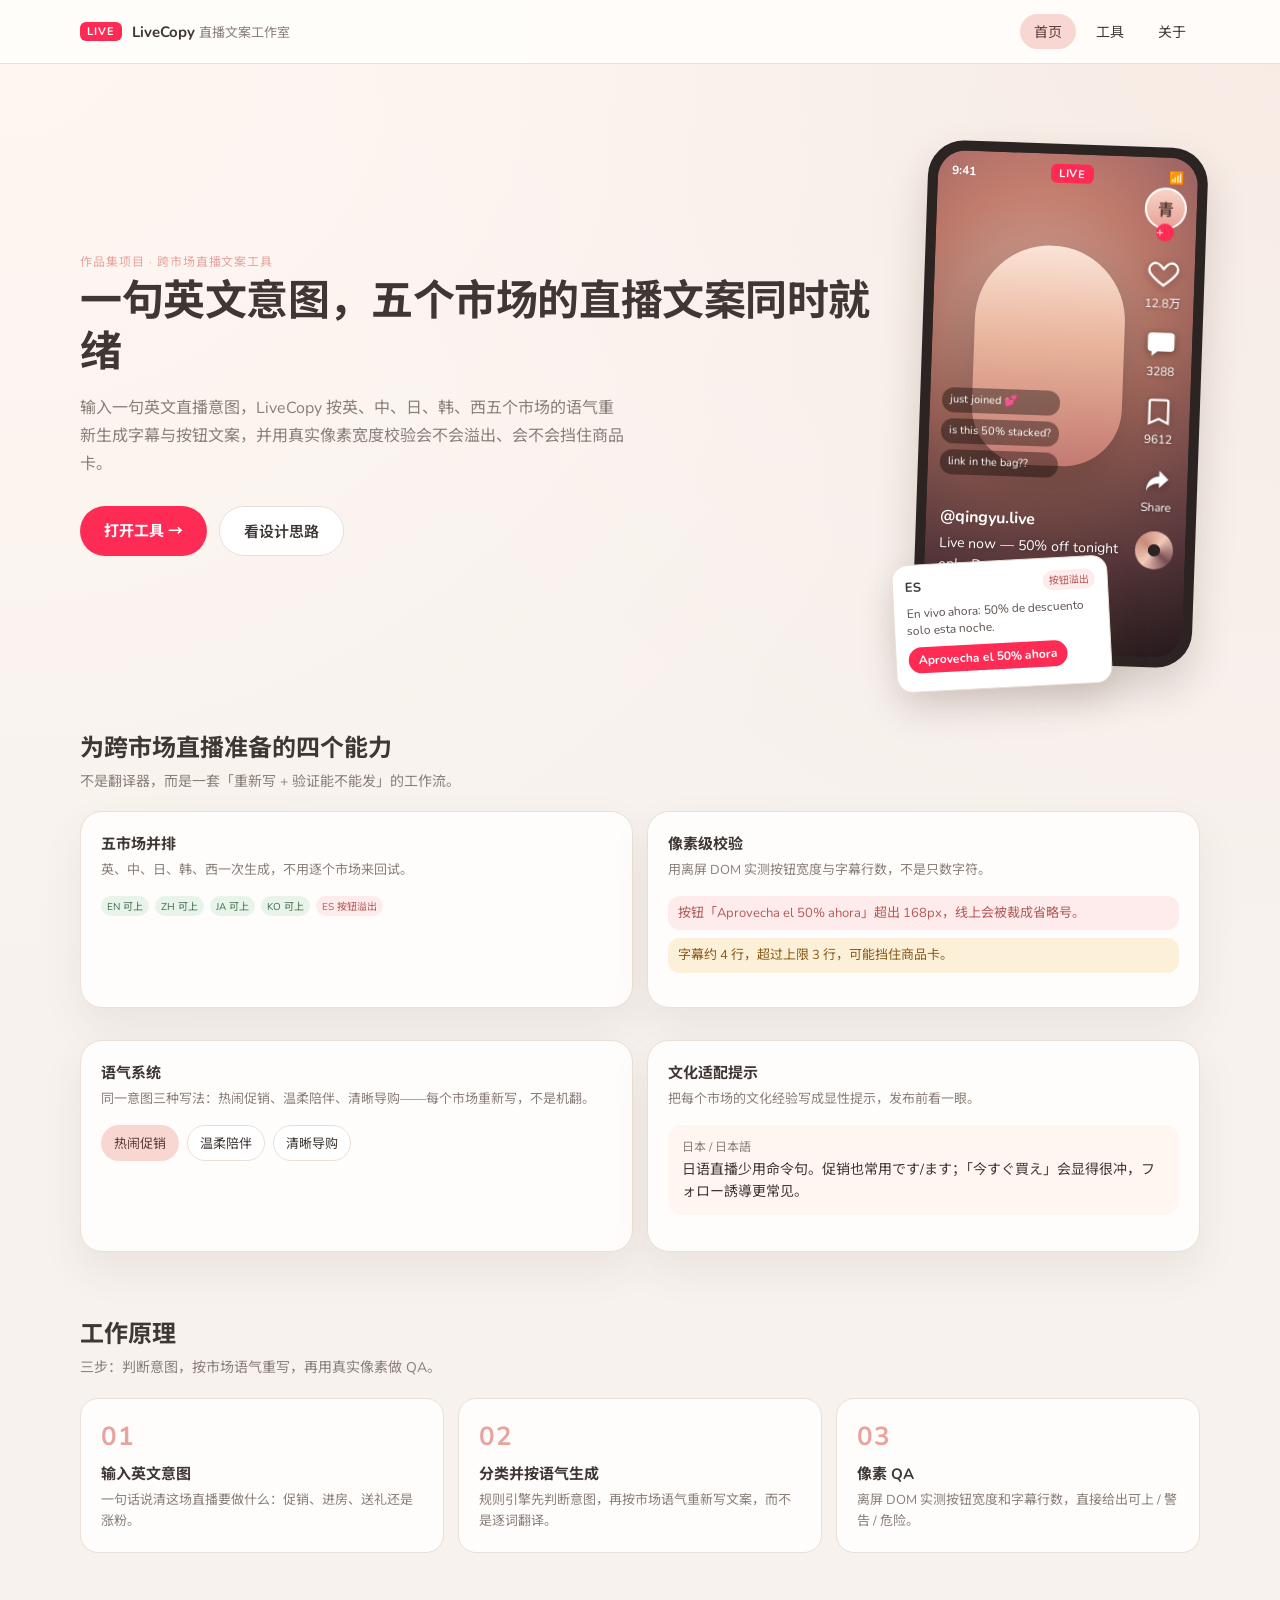
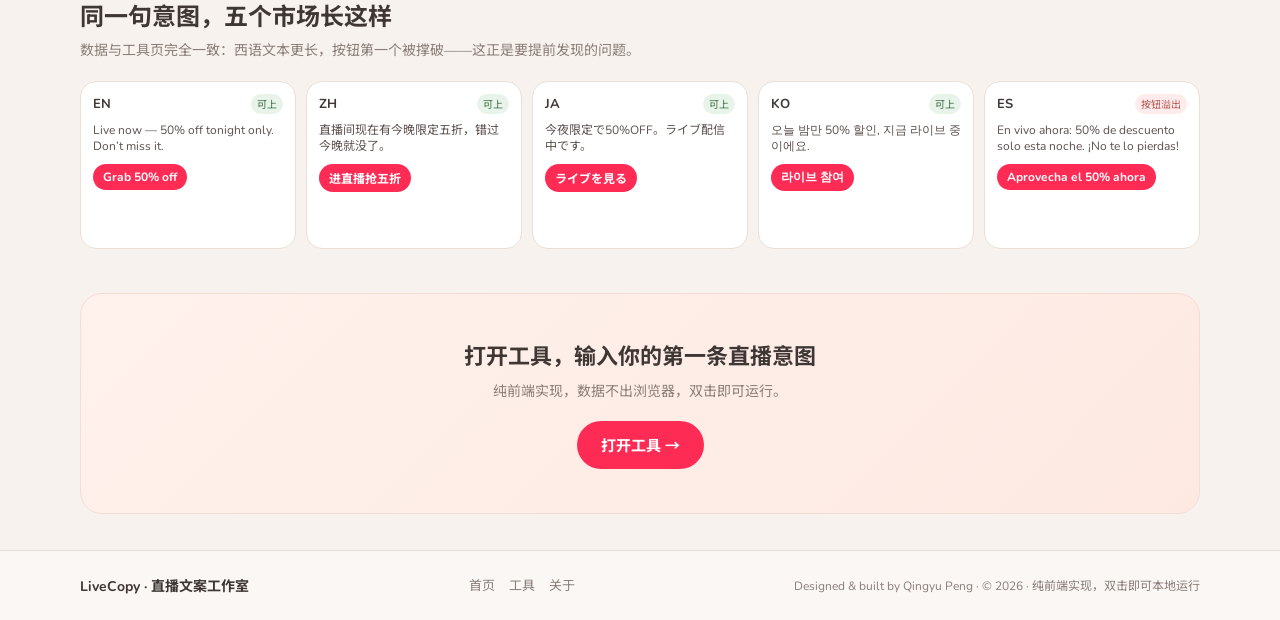
<file: index.html>
<!doctype html>
<html lang="zh-CN">
<head>
  <meta charset="utf-8" />
  <meta name="viewport" content="width=device-width,initial-scale=1" />
  <title>LiveCopy 直播文案工作室 — 五市场直播文案生成与像素校验</title>
  <meta name="description" content="一句英文直播意图，同时生成英、中、日、韩、西五个市场的直播字幕与按钮文案，并用真实像素校验按钮溢出与字幕行数。纯前端作品集项目。" />
  <meta property="og:title" content="LiveCopy 直播文案工作室" />
  <meta property="og:description" content="一句英文意图，五个市场的直播文案同时就绪，附像素级 QA 校验与文化适配提示。" />
  <meta property="og:type" content="website" />
  <link rel="icon" href="data:image/svg+xml,%3Csvg xmlns='http://www.w3.org/2000/svg' viewBox='0 0 32 32'%3E%3Crect width='32' height='32' rx='8' fill='%23fe2c55'/%3E%3Ctext x='16' y='22' font-size='16' text-anchor='middle' fill='white'%3E直%3C/text%3E%3C/svg%3E" />
  <link rel="preconnect" href="https://fonts.googleapis.com" />
  <link rel="preconnect" href="https://fonts.gstatic.com" crossorigin />
  <link href="https://fonts.googleapis.com/css2?family=Noto+Sans+JP:wght@400;700&family=Noto+Sans+KR:wght@400;700&family=Noto+Sans+SC:wght@400;700&family=Nunito:wght@400;500;600;700&display=swap" rel="stylesheet" />
  <link rel="stylesheet" href="styles.css" />
</head>
<body data-page="home">
  <header class="site-nav">
    <div class="nav-inner">
      <a class="brand" href="index.html">
        <span class="brand-pill">LIVE</span>
        <span class="brand-name">LiveCopy <em>直播文案工作室</em></span>
      </a>
      <button class="nav-toggle" type="button" aria-expanded="false" aria-controls="navMenu" aria-label="打开菜单">
        <span></span><span></span><span></span>
      </button>
      <nav class="nav-menu" id="navMenu">
        <a href="index.html" data-nav="home">首页</a>
        <a href="tool.html" data-nav="tool">工具</a>
        <a href="about.html" data-nav="about">关于</a>
      </nav>
    </div>
  </header>

  <main class="container">
    <!-- Hero -->
    <section class="hero">
      <div class="hero-copy">
        <p class="eyebrow">作品集项目 · 跨市场直播文案工具</p>
        <h1 class="hero-title">一句英文意图，五个市场的直播文案同时就绪</h1>
        <p class="hero-sub">输入一句英文直播意图，LiveCopy 按英、中、日、韩、西五个市场的语气重新生成字幕与按钮文案，并用真实像素宽度校验会不会溢出、会不会挡住商品卡。</p>
        <div class="hero-actions">
          <a class="btn-lg" href="tool.html">打开工具 →</a>
          <a class="btn-ghost" href="about.html">看设计思路</a>
        </div>
      </div>

      <div class="hero-visual">
        <div class="phone" aria-hidden="true">
          <div class="phone-screen lang-en">
            <div class="video-scene"></div>

            <div class="status-bar">
              <span>9:41</span>
              <span class="live-pill">LIVE</span>
              <span>📶</span>
            </div>

            <div class="comment-stream">
              <div class="live-comment">just joined 💕</div>
              <div class="live-comment">is this 50% stacked?</div>
              <div class="live-comment">link in the bag??</div>
            </div>

            <div class="side-actions">
              <span class="avatar-btn">
                <span class="avatar">青</span>
                <span class="follow">+</span>
              </span>
              <span class="icon-btn">
                <svg viewBox="0 0 24 24" class="icon heart">
                  <path d="M12 21s-6.2-4.35-9.33-8.22C.5 10.2.7 6.9 3.2 5.15 5.3 3.7 8 4.1 9.6 6.05L12 8.7l2.4-2.65C16 4.1 18.7 3.7 20.8 5.15c2.5 1.75 2.7 5.05.53 7.63C18.2 16.65 12 21 12 21z"/>
                </svg>
                <span class="count">12.8万</span>
              </span>
              <span class="icon-btn">
                <svg viewBox="0 0 24 24" class="icon">
                  <path d="M5 4h14a3 3 0 0 1 3 3v8a3 3 0 0 1-3 3H9.4L5 21.5V18H5a3 3 0 0 1-3-3V7a3 3 0 0 1 3-3z"/>
                </svg>
                <span class="count">3288</span>
              </span>
              <span class="icon-btn">
                <svg viewBox="0 0 24 24" class="icon bookmark">
                  <path d="M6.5 3.5h11A1.5 1.5 0 0 1 19 5v16l-7-3.4L5 21V5A1.5 1.5 0 0 1 6.5 3.5z"/>
                </svg>
                <span class="count">9612</span>
              </span>
              <span class="icon-btn">
                <svg viewBox="0 0 24 24" class="icon">
                  <path d="M14 5.5 21 12l-7 6.5V15c-6 .3-8.5 3-9.5 6 0-6 3.2-10.5 9.5-11.2V5.5z"/>
                </svg>
                <span class="count">Share</span>
              </span>
              <span class="disc"></span>
            </div>

            <div class="video-caption">
              <div class="username">@qingyu.live</div>
              <p class="caption-text">Live now — 50% off tonight only. Don’t miss it.</p>
              <div class="music-row">♪ original sound · qingyu</div>
              <div class="action-row">
                <span class="cta">Grab 50% off</span>
              </div>
            </div>
          </div>
        </div>

        <a class="market-card hero-card" href="tool.html">
          <div class="market-top">
            <span class="market-name">ES</span>
            <span class="badges"><span class="badge bad">按钮溢出</span></span>
          </div>
          <p class="mini-caption">En vivo ahora: 50% de descuento solo esta noche.</p>
          <span class="mini-cta">Aprovecha el 50% ahora</span>
        </a>
      </div>
    </section>

    <!-- 功能亮点 -->
    <section class="home-section">
      <div class="section-head">
        <h2 class="section-title">为跨市场直播准备的四个能力</h2>
        <p class="section-sub">不是翻译器，而是一套「重新写 + 验证能不能发」的工作流。</p>
      </div>

      <div class="feature-grid">
        <div class="feature-card">
          <h3>五市场并排</h3>
          <p>英、中、日、韩、西一次生成，不用逐个市场来回试。</p>
          <div class="feature-demo">
            <div class="badge-row">
              <span class="badge ok">EN 可上</span>
              <span class="badge ok">ZH 可上</span>
              <span class="badge ok">JA 可上</span>
              <span class="badge ok">KO 可上</span>
              <span class="badge bad">ES 按钮溢出</span>
            </div>
          </div>
        </div>

        <div class="feature-card">
          <h3>像素级校验</h3>
          <p>用离屏 DOM 实测按钮宽度与字幕行数，不是只数字符。</p>
          <ul class="feature-demo issue-list">
            <li class="bad">按钮「Aprovecha el 50% ahora」超出 168px，线上会被裁成省略号。</li>
            <li class="warn">字幕约 4 行，超过上限 3 行，可能挡住商品卡。</li>
          </ul>
        </div>

        <div class="feature-card">
          <h3>语气系统</h3>
          <p>同一意图三种写法：热闹促销、温柔陪伴、清晰导购——每个市场重新写，不是机翻。</p>
          <div class="feature-demo tone-row">
            <span class="tone-btn active">热闹促销</span>
            <span class="tone-btn">温柔陪伴</span>
            <span class="tone-btn">清晰导购</span>
          </div>
        </div>

        <div class="feature-card">
          <h3>文化适配提示</h3>
          <p>把每个市场的文化经验写成显性提示，发布前看一眼。</p>
          <div class="feature-demo culture-card">
            <div class="culture-label">日本 / 日本語</div>
            <p>日语直播少用命令句。促销也常用です/ます；「今すぐ買え」会显得很冲，フォロー誘導更常见。</p>
          </div>
        </div>
      </div>
    </section>

    <!-- 工作原理 -->
    <section class="home-section">
      <div class="section-head">
        <h2 class="section-title">工作原理</h2>
        <p class="section-sub">三步：判断意图，按市场语气重写，再用真实像素做 QA。</p>
      </div>

      <div class="steps">
        <div class="step">
          <div class="step-num">01</div>
          <h3>输入英文意图</h3>
          <p>一句话说清这场直播要做什么：促销、进房、送礼还是涨粉。</p>
        </div>
        <div class="step">
          <div class="step-num">02</div>
          <h3>分类并按语气生成</h3>
          <p>规则引擎先判断意图，再按市场语气重新写文案，而不是逐词翻译。</p>
        </div>
        <div class="step">
          <div class="step-num">03</div>
          <h3>像素 QA</h3>
          <p>离屏 DOM 实测按钮宽度和字幕行数，直接给出可上 / 警告 / 危险。</p>
        </div>
      </div>
    </section>

    <!-- 五市场带 -->
    <section class="home-section">
      <div class="section-head">
        <h2 class="section-title">同一句意图，五个市场长这样</h2>
        <p class="section-sub">数据与工具页完全一致：西语文本更长，按钮第一个被撑破——这正是要提前发现的问题。</p>
      </div>

      <div class="market-grid">
        <a class="market-card is-link" href="tool.html">
          <div class="market-top">
            <span class="market-name">EN</span>
            <span class="badges"><span class="badge ok">可上</span></span>
          </div>
          <p class="mini-caption">Live now — 50% off tonight only. Don’t miss it.</p>
          <span class="mini-cta">Grab 50% off</span>
        </a>

        <a class="market-card is-link" href="tool.html">
          <div class="market-top">
            <span class="market-name">ZH</span>
            <span class="badges"><span class="badge ok">可上</span></span>
          </div>
          <p class="mini-caption">直播间现在有今晚限定五折，错过今晚就没了。</p>
          <span class="mini-cta">进直播抢五折</span>
        </a>

        <a class="market-card is-link" href="tool.html">
          <div class="market-top">
            <span class="market-name">JA</span>
            <span class="badges"><span class="badge ok">可上</span></span>
          </div>
          <p class="mini-caption">今夜限定で50%OFF。ライブ配信中です。</p>
          <span class="mini-cta">ライブを見る</span>
        </a>

        <a class="market-card is-link" href="tool.html">
          <div class="market-top">
            <span class="market-name">KO</span>
            <span class="badges"><span class="badge ok">可上</span></span>
          </div>
          <p class="mini-caption">오늘 밤만 50% 할인, 지금 라이브 중이에요.</p>
          <span class="mini-cta">라이브 참여</span>
        </a>

        <a class="market-card is-link" href="tool.html">
          <div class="market-top">
            <span class="market-name">ES</span>
            <span class="badges"><span class="badge bad">按钮溢出</span></span>
          </div>
          <p class="mini-caption">En vivo ahora: 50% de descuento solo esta noche. ¡No te lo pierdas!</p>
          <span class="mini-cta">Aprovecha el 50% ahora</span>
        </a>
      </div>
    </section>

    <!-- 底部 CTA -->
    <section class="cta-band">
      <h2>打开工具，输入你的第一条直播意图</h2>
      <p>纯前端实现，数据不出浏览器，双击即可运行。</p>
      <a class="btn-lg" href="tool.html">打开工具 →</a>
    </section>
  </main>

  <footer class="site-footer">
    <div class="footer-inner">
      <p class="footer-brand">LiveCopy · 直播文案工作室</p>
      <nav class="footer-nav">
        <a href="index.html">首页</a>
        <a href="tool.html">工具</a>
        <a href="about.html">关于</a>
      </nav>
      <p class="footer-meta">Designed &amp; built by Qingyu Peng · © 2026 · 纯前端实现，双击即可本地运行</p>
    </div>
  </footer>

  <script src="site.js"></script>
</body>
</html>
</file>
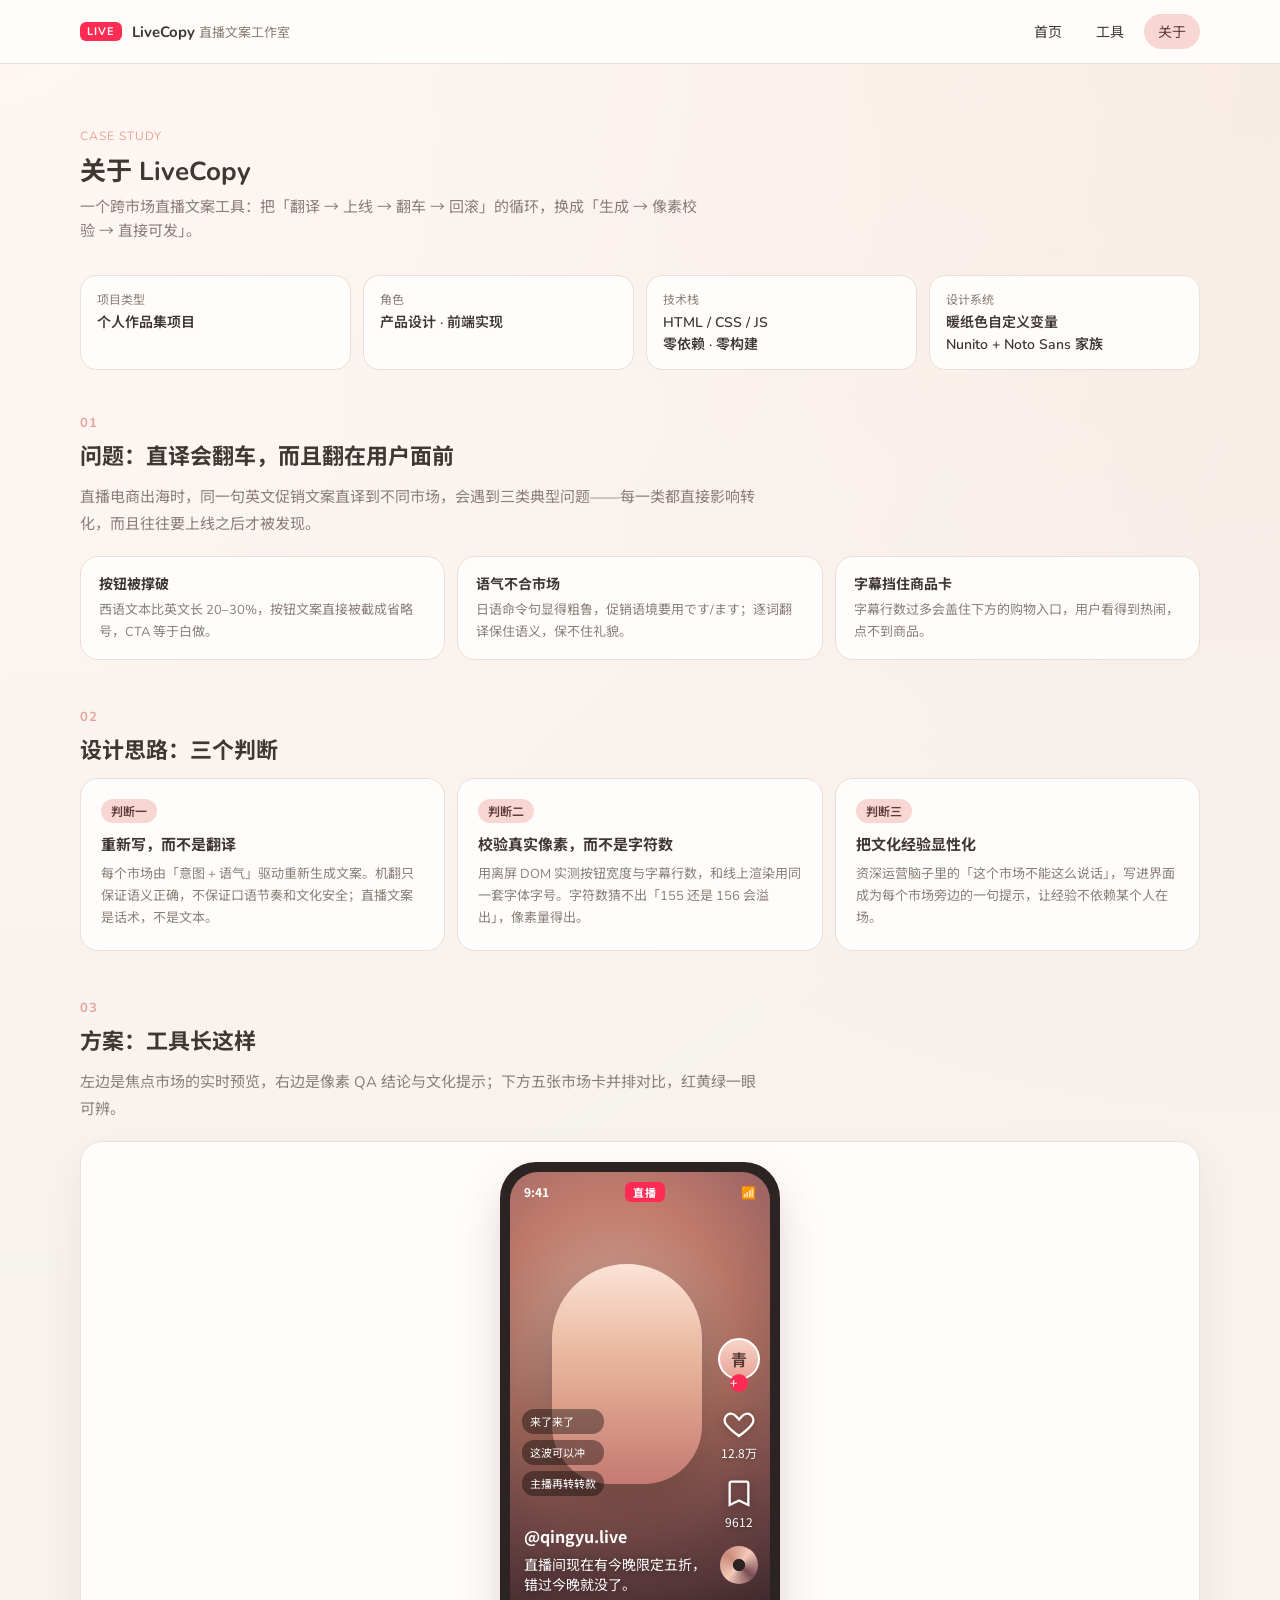
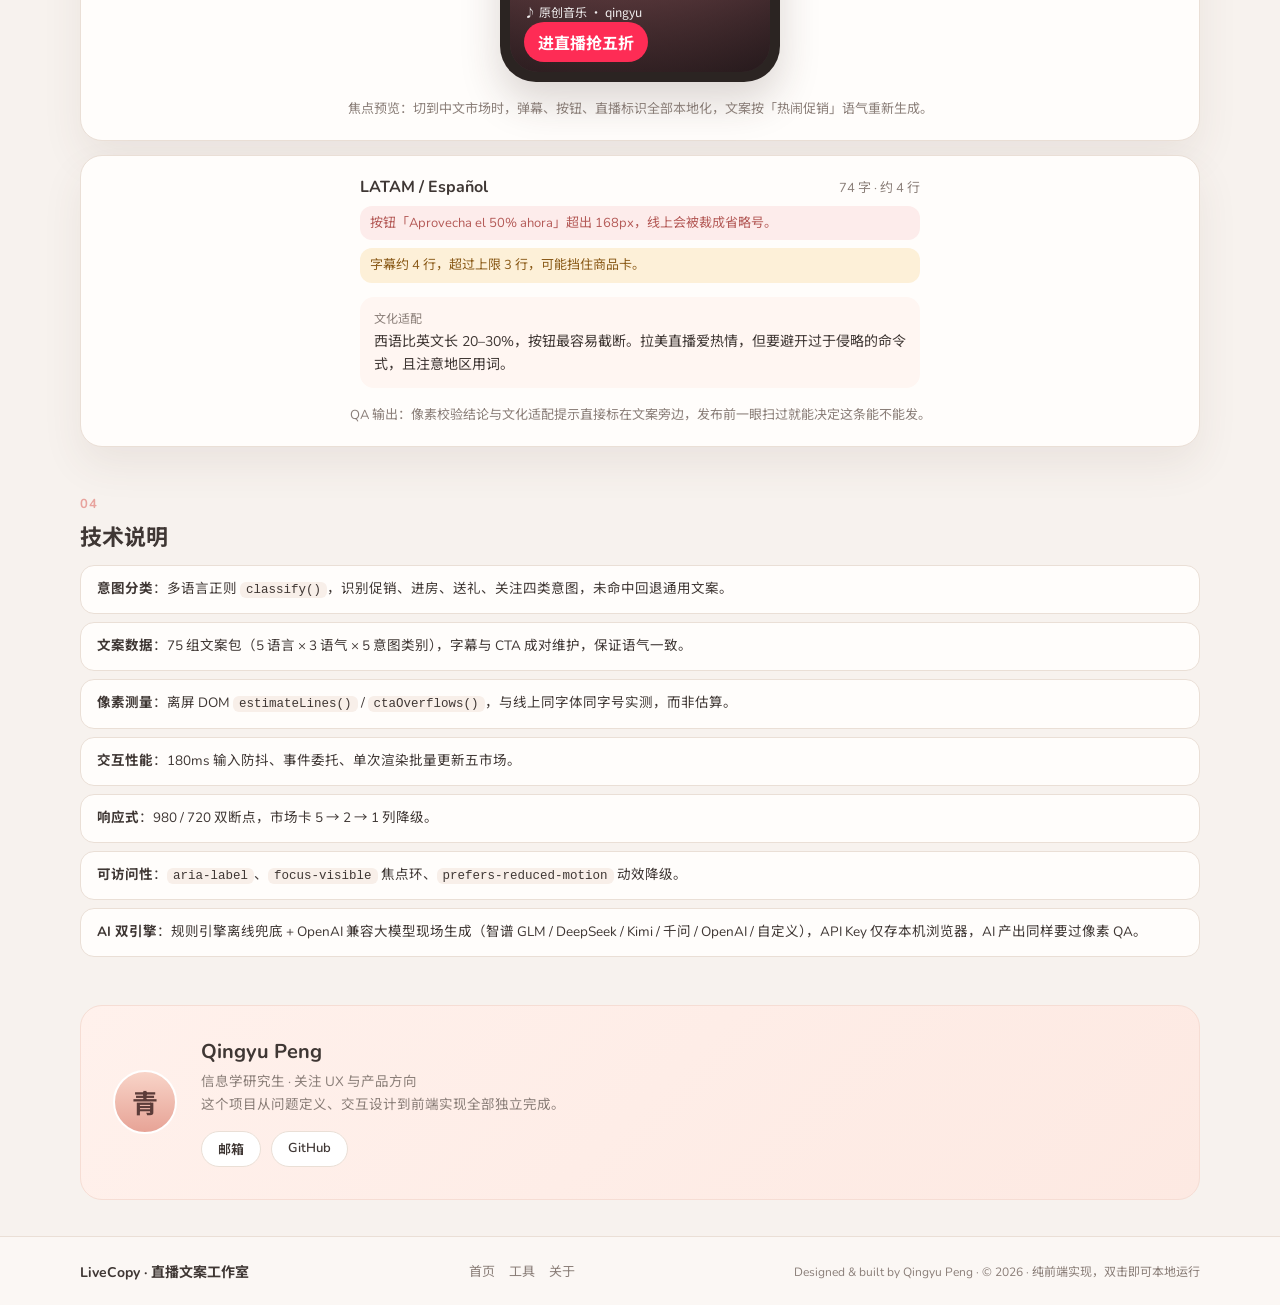
<file: about.html>
<!doctype html>
<html lang="zh-CN">
<head>
  <meta charset="utf-8" />
  <meta name="viewport" content="width=device-width,initial-scale=1" />
  <title>关于 · LiveCopy 直播文案工作室</title>
  <meta name="description" content="LiveCopy 的设计思路：为什么重新写而不是翻译、为什么用真实像素校验、如何把文化适配显性化。Qingyu Peng 的作品集项目。" />
  <meta property="og:title" content="关于 · LiveCopy 直播文案工作室" />
  <meta property="og:description" content="一个跨市场直播文案工具的完整设计过程与思考。" />
  <meta property="og:type" content="website" />
  <link rel="icon" href="data:image/svg+xml,%3Csvg xmlns='http://www.w3.org/2000/svg' viewBox='0 0 32 32'%3E%3Crect width='32' height='32' rx='8' fill='%23fe2c55'/%3E%3Ctext x='16' y='22' font-size='16' text-anchor='middle' fill='white'%3E直%3C/text%3E%3C/svg%3E" />
  <link rel="preconnect" href="https://fonts.googleapis.com" />
  <link rel="preconnect" href="https://fonts.gstatic.com" crossorigin />
  <link href="https://fonts.googleapis.com/css2?family=Noto+Sans+JP:wght@400;700&family=Noto+Sans+KR:wght@400;700&family=Noto+Sans+SC:wght@400;700&family=Nunito:wght@400;500;600;700&display=swap" rel="stylesheet" />
  <link rel="stylesheet" href="styles.css" />
</head>
<body data-page="about">
  <header class="site-nav">
    <div class="nav-inner">
      <a class="brand" href="index.html">
        <span class="brand-pill">LIVE</span>
        <span class="brand-name">LiveCopy <em>直播文案工作室</em></span>
      </a>
      <button class="nav-toggle" type="button" aria-expanded="false" aria-controls="navMenu" aria-label="打开菜单">
        <span></span><span></span><span></span>
      </button>
      <nav class="nav-menu" id="navMenu">
        <a href="index.html" data-nav="home">首页</a>
        <a href="tool.html" data-nav="tool">工具</a>
        <a href="about.html" data-nav="about">关于</a>
      </nav>
    </div>
  </header>

  <main class="container">
    <!-- 页头 -->
    <header class="case-header">
      <p class="eyebrow">Case Study</p>
      <h1>关于 LiveCopy</h1>
      <p class="subtitle">一个跨市场直播文案工具：把「翻译 → 上线 → 翻车 → 回滚」的循环，换成「生成 → 像素校验 → 直接可发」。</p>
    </header>

    <!-- 项目信息 -->
    <dl class="case-meta">
      <div>
        <dt>项目类型</dt>
        <dd>个人作品集项目</dd>
      </div>
      <div>
        <dt>角色</dt>
        <dd>产品设计 · 前端实现</dd>
      </div>
      <div>
        <dt>技术栈</dt>
        <dd>HTML / CSS / JS<br>零依赖 · 零构建</dd>
      </div>
      <div>
        <dt>设计系统</dt>
        <dd>暖纸色自定义变量<br>Nunito + Noto Sans 家族</dd>
      </div>
    </dl>

    <!-- 01 问题 -->
    <section class="case-section">
      <div class="case-num">01</div>
      <h2>问题：直译会翻车，而且翻在用户面前</h2>
      <p class="case-lead">直播电商出海时，同一句英文促销文案直译到不同市场，会遇到三类典型问题——每一类都直接影响转化，而且往往要上线之后才被发现。</p>
      <ul class="case-list">
        <li>
          <strong>按钮被撑破</strong>
          <span>西语文本比英文长 20–30%，按钮文案直接被截成省略号，CTA 等于白做。</span>
        </li>
        <li>
          <strong>语气不合市场</strong>
          <span>日语命令句显得粗鲁，促销语境要用です/ます；逐词翻译保住语义，保不住礼貌。</span>
        </li>
        <li>
          <strong>字幕挡住商品卡</strong>
          <span>字幕行数过多会盖住下方的购物入口，用户看得到热闹，点不到商品。</span>
        </li>
      </ul>
    </section>

    <!-- 02 设计思路 -->
    <section class="case-section">
      <div class="case-num">02</div>
      <h2>设计思路：三个判断</h2>
      <div class="case-thoughts">
        <div class="case-thought">
          <div class="thought-tag">判断一</div>
          <h3>重新写，而不是翻译</h3>
          <p>每个市场由「意图 + 语气」驱动重新生成文案。机翻只保证语义正确，不保证口语节奏和文化安全；直播文案是话术，不是文本。</p>
        </div>
        <div class="case-thought">
          <div class="thought-tag">判断二</div>
          <h3>校验真实像素，而不是字符数</h3>
          <p>用离屏 DOM 实测按钮宽度与字幕行数，和线上渲染用同一套字体字号。字符数猜不出「155 还是 156 会溢出」，像素量得出。</p>
        </div>
        <div class="case-thought">
          <div class="thought-tag">判断三</div>
          <h3>把文化经验显性化</h3>
          <p>资深运营脑子里的「这个市场不能这么说话」，写进界面成为每个市场旁边的一句提示，让经验不依赖某个人在场。</p>
        </div>
      </div>
    </section>

    <!-- 03 方案展示 -->
    <section class="case-section">
      <div class="case-num">03</div>
      <h2>方案：工具长这样</h2>
      <p class="case-lead">左边是焦点市场的实时预览，右边是像素 QA 结论与文化提示；下方五张市场卡并排对比，红黄绿一眼可辨。</p>

      <div class="case-figures">
        <figure class="case-figure">
          <div class="case-figure-phone" aria-hidden="true">
            <div class="phone">
              <div class="phone-screen lang-zh">
                <div class="video-scene"></div>
                <div class="status-bar">
                  <span>9:41</span>
                  <span class="live-pill">直播</span>
                  <span>📶</span>
                </div>
                <div class="comment-stream">
                  <div class="live-comment">来了来了</div>
                  <div class="live-comment">这波可以冲</div>
                  <div class="live-comment">主播再转转款</div>
                </div>
                <div class="side-actions">
                  <span class="avatar-btn">
                    <span class="avatar">青</span>
                    <span class="follow">+</span>
                  </span>
                  <span class="icon-btn">
                    <svg viewBox="0 0 24 24" class="icon heart">
                      <path d="M12 21s-6.2-4.35-9.33-8.22C.5 10.2.7 6.9 3.2 5.15 5.3 3.7 8 4.1 9.6 6.05L12 8.7l2.4-2.65C16 4.1 18.7 3.7 20.8 5.15c2.5 1.75 2.7 5.05.53 7.63C18.2 16.65 12 21 12 21z"/>
                    </svg>
                    <span class="count">12.8万</span>
                  </span>
                  <span class="icon-btn">
                    <svg viewBox="0 0 24 24" class="icon bookmark">
                      <path d="M6.5 3.5h11A1.5 1.5 0 0 1 19 5v16l-7-3.4L5 21V5A1.5 1.5 0 0 1 6.5 3.5z"/>
                    </svg>
                    <span class="count">9612</span>
                  </span>
                  <span class="disc"></span>
                </div>
                <div class="video-caption">
                  <div class="username">@qingyu.live</div>
                  <p class="caption-text">直播间现在有今晚限定五折，错过今晚就没了。</p>
                  <div class="music-row">♪ 原创音乐 · qingyu</div>
                  <div class="action-row">
                    <span class="cta">进直播抢五折</span>
                  </div>
                </div>
              </div>
            </div>
          </div>
          <figcaption>焦点预览：切到中文市场时，弹幕、按钮、直播标识全部本地化，文案按「热闹促销」语气重新生成。</figcaption>
        </figure>

        <figure class="case-figure">
          <div class="case-figure-qa">
            <div class="caption-top">
              <div class="meta-title">LATAM / Español</div>
              <div class="char-count">74 字 · 约 4 行</div>
            </div>
            <ul class="issue-list">
              <li class="bad">按钮「Aprovecha el 50% ahora」超出 168px，线上会被裁成省略号。</li>
              <li class="warn">字幕约 4 行，超过上限 3 行，可能挡住商品卡。</li>
            </ul>
            <div class="culture-card">
              <div class="culture-label">文化适配</div>
              <p>西语比英文长 20–30%，按钮最容易截断。拉美直播爱热情，但要避开过于侵略的命令式，且注意地区用词。</p>
            </div>
          </div>
          <figcaption>QA 输出：像素校验结论与文化适配提示直接标在文案旁边，发布前一眼扫过就能决定这条能不能发。</figcaption>
        </figure>
      </div>
    </section>

    <!-- 04 技术说明 -->
    <section class="case-section">
      <div class="case-num">04</div>
      <h2>技术说明</h2>
      <ul class="tech-list">
        <li><strong>意图分类</strong>：多语言正则 <code>classify()</code>，识别促销、进房、送礼、关注四类意图，未命中回退通用文案。</li>
        <li><strong>文案数据</strong>：75 组文案包（5 语言 × 3 语气 × 5 意图类别），字幕与 CTA 成对维护，保证语气一致。</li>
        <li><strong>像素测量</strong>：离屏 DOM <code>estimateLines()</code> / <code>ctaOverflows()</code>，与线上同字体同字号实测，而非估算。</li>
        <li><strong>交互性能</strong>：180ms 输入防抖、事件委托、单次渲染批量更新五市场。</li>
        <li><strong>响应式</strong>：980 / 720 双断点，市场卡 5 → 2 → 1 列降级。</li>
        <li><strong>可访问性</strong>：<code>aria-label</code>、<code>focus-visible</code> 焦点环、<code>prefers-reduced-motion</code> 动效降级。</li>
        <li><strong>AI 双引擎</strong>：规则引擎离线兜底 + OpenAI 兼容大模型现场生成（智谱 GLM / DeepSeek / Kimi / 千问 / OpenAI / 自定义），API Key 仅存本机浏览器，AI 产出同样要过像素 QA。</li>
      </ul>
    </section>

    <!-- 署名 -->
    <section class="author-card">
      <span class="avatar author-avatar" aria-hidden="true">青</span>
      <div class="author-info">
        <h2>Qingyu Peng</h2>
        <p>信息学研究生 · 关注 UX 与产品方向<br/>这个项目从问题定义、交互设计到前端实现全部独立完成。</p>
        <div class="author-links">
          <a class="author-link" href="mailto:rainiepeng0408@outlook.com">邮箱</a>
          <a class="author-link" href="https://github.com/rainiepeng0408-arch">GitHub</a>
        </div>
      </div>
    </section>
  </main>

  <footer class="site-footer">
    <div class="footer-inner">
      <p class="footer-brand">LiveCopy · 直播文案工作室</p>
      <nav class="footer-nav">
        <a href="index.html">首页</a>
        <a href="tool.html">工具</a>
        <a href="about.html">关于</a>
      </nav>
      <p class="footer-meta">Designed &amp; built by Qingyu Peng · © 2026 · 纯前端实现，双击即可本地运行</p>
    </div>
  </footer>

  <script src="site.js"></script>
</body>
</html>
</file>
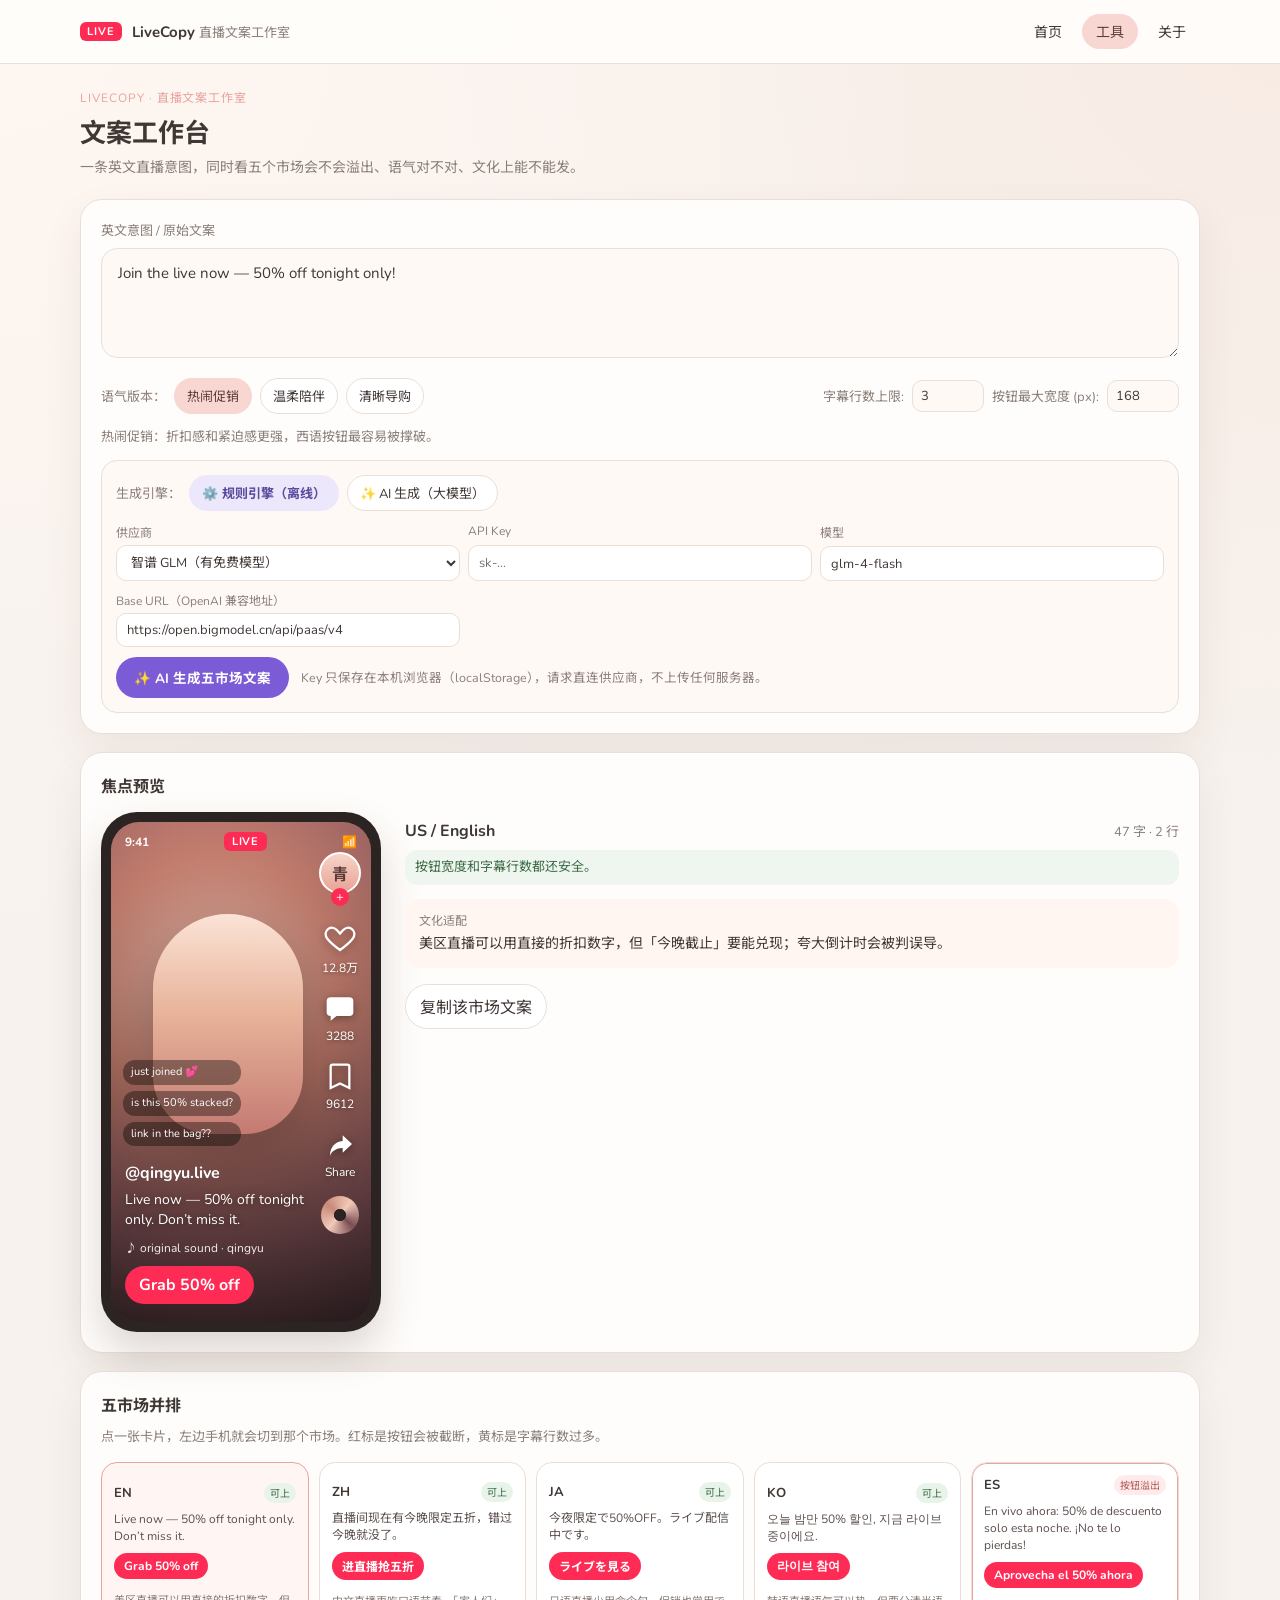
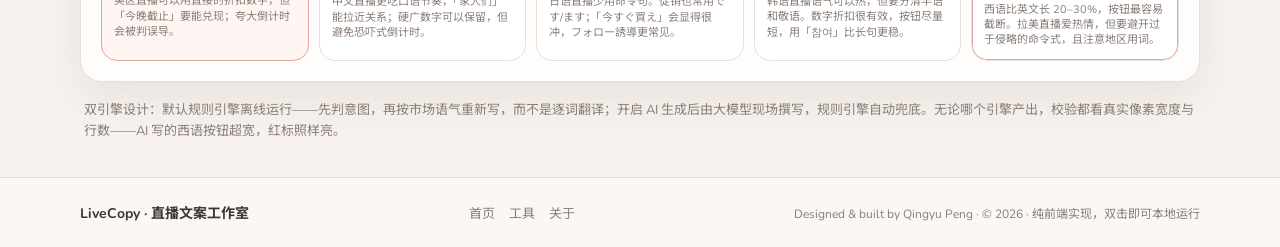
<file: tool.html>
<!doctype html>
<html lang="zh-CN">
<head>
  <meta charset="utf-8" />
  <meta name="viewport" content="width=device-width,initial-scale=1" />
  <title>工具 · LiveCopy 直播文案工作室</title>
  <meta name="description" content="输入一句英文直播意图，同时生成英、中、日、韩、西五个市场的直播字幕与按钮文案，并用真实像素校验按钮溢出与字幕行数。" />
  <meta property="og:title" content="工具 · LiveCopy 直播文案工作室" />
  <meta property="og:description" content="一句英文意图，五个市场的直播文案同时就绪，附像素级 QA 校验与文化适配提示。" />
  <meta property="og:type" content="website" />
  <link rel="icon" href="data:image/svg+xml,%3Csvg xmlns='http://www.w3.org/2000/svg' viewBox='0 0 32 32'%3E%3Crect width='32' height='32' rx='8' fill='%23fe2c55'/%3E%3Ctext x='16' y='22' font-size='16' text-anchor='middle' fill='white'%3E直%3C/text%3E%3C/svg%3E" />
  <link rel="preconnect" href="https://fonts.googleapis.com" />
  <link rel="preconnect" href="https://fonts.gstatic.com" crossorigin />
  <link href="https://fonts.googleapis.com/css2?family=Noto+Sans+JP:wght@400;700&family=Noto+Sans+KR:wght@400;700&family=Noto+Sans+SC:wght@400;700&family=Nunito:wght@400;500;600;700&display=swap" rel="stylesheet" />
  <link rel="stylesheet" href="styles.css" />
</head>
<body data-page="tool">
  <header class="site-nav">
    <div class="nav-inner">
      <a class="brand" href="index.html">
        <span class="brand-pill">LIVE</span>
        <span class="brand-name">LiveCopy <em>直播文案工作室</em></span>
      </a>
      <button class="nav-toggle" type="button" aria-expanded="false" aria-controls="navMenu" aria-label="打开菜单">
        <span></span><span></span><span></span>
      </button>
      <nav class="nav-menu" id="navMenu">
        <a href="index.html" data-nav="home">首页</a>
        <a href="tool.html" data-nav="tool">工具</a>
        <a href="about.html" data-nav="about">关于</a>
      </nav>
    </div>
  </header>

  <main class="container">
    <header class="page-header">
      <p class="eyebrow">LiveCopy · 直播文案工作室</p>
      <h1>文案工作台</h1>
      <p class="subtitle">一条英文直播意图，同时看五个市场会不会溢出、语气对不对、文化上能不能发。</p>
    </header>

    <section class="editor">
      <label for="sourceText">英文意图 / 原始文案</label>
      <textarea id="sourceText" rows="4">Join the live now — 50% off tonight only!</textarea>

      <div class="controls">
        <div class="tones">
          <span>语气版本：</span>
          <button class="tone-btn active" data-tone="promo" type="button">热闹促销</button>
          <button class="tone-btn" data-tone="gentle" type="button">温柔陪伴</button>
          <button class="tone-btn" data-tone="shop" type="button">清晰导购</button>
        </div>

        <div class="limits">
          <label>
            字幕行数上限:
            <input id="captionLimit" type="number" value="3" min="1" />
          </label>
          <label>
            按钮最大宽度 (px):
            <input id="buttonLimit" type="number" value="168" min="80" />
          </label>
        </div>
      </div>
      <p class="tone-hint" id="toneHint">热闹促销：折扣感和紧迫感更强，西语按钮最容易被撑破。</p>

      <div class="engine-panel">
        <div class="engine-toggle" role="group" aria-label="生成引擎">
          <span class="engine-label">生成引擎：</span>
          <button class="engine-pill active" data-engine="rules" type="button">⚙️ 规则引擎（离线）</button>
          <button class="engine-pill" data-engine="ai" type="button">✨ AI 生成（大模型）</button>
        </div>

        <div class="ai-settings" id="aiSettings" hidden>
          <div class="ai-row">
            <label>供应商
              <select id="aiProvider">
                <option value="glm">智谱 GLM（有免费模型）</option>
                <option value="deepseek">DeepSeek</option>
                <option value="kimi">月之暗面 Kimi</option>
                <option value="qwen">通义千问</option>
                <option value="openai">OpenAI</option>
                <option value="custom">自定义（OpenAI 兼容）</option>
              </select>
            </label>
            <label>API Key
              <input id="aiKey" type="password" placeholder="sk-..." autocomplete="off" />
            </label>
            <label>模型
              <input id="aiModel" type="text" autocomplete="off" />
            </label>
          </div>
          <div class="ai-row" id="aiBaseRow" hidden>
            <label>Base URL（OpenAI 兼容地址）
              <input id="aiBase" type="text" placeholder="https://.../v1" autocomplete="off" />
            </label>
          </div>
          <div class="ai-actions">
            <button class="ai-generate-btn" id="aiGenerate" type="button">✨ AI 生成五市场文案</button>
            <span class="ai-status" id="aiStatus">Key 只保存在本机浏览器（localStorage），请求直连供应商，不上传任何服务器。</span>
          </div>
        </div>
      </div>
    </section>

    <section class="preview">
      <h2>焦点预览</h2>
      <div class="tiktok-card">
        <div class="phone">
          <div class="phone-screen" id="phoneScreen">
            <div class="video-scene" aria-hidden="true"></div>

            <div class="status-bar">
              <span>9:41</span>
              <span class="live-pill" id="livePill">LIVE</span>
              <span>📶</span>
            </div>

            <div class="comment-stream" id="commentStream"></div>

            <div class="side-actions">
              <button class="avatar-btn" type="button" aria-label="主播头像">
                <span class="avatar">青</span>
                <span class="follow">+</span>
              </button>

              <button class="icon-btn" id="likeBtn" type="button" aria-label="爱心">
                <svg viewBox="0 0 24 24" class="icon heart">
                  <path d="M12 21s-6.2-4.35-9.33-8.22C.5 10.2.7 6.9 3.2 5.15 5.3 3.7 8 4.1 9.6 6.05L12 8.7l2.4-2.65C16 4.1 18.7 3.7 20.8 5.15c2.5 1.75 2.7 5.05.53 7.63C18.2 16.65 12 21 12 21z"/>
                </svg>
                <span class="count" id="likeCount">12.8万</span>
              </button>

              <button class="icon-btn" id="commentBtn" type="button" aria-label="评论">
                <svg viewBox="0 0 24 24" class="icon">
                  <path d="M5 4h14a3 3 0 0 1 3 3v8a3 3 0 0 1-3 3H9.4L5 21.5V18H5a3 3 0 0 1-3-3V7a3 3 0 0 1 3-3z"/>
                </svg>
                <span class="count">3288</span>
              </button>

              <button class="icon-btn" id="saveBtn" type="button" aria-label="收藏">
                <svg viewBox="0 0 24 24" class="icon bookmark">
                  <path d="M6.5 3.5h11A1.5 1.5 0 0 1 19 5v16l-7-3.4L5 21V5A1.5 1.5 0 0 1 6.5 3.5z"/>
                </svg>
                <span class="count" id="saveCount">9612</span>
              </button>

              <button class="icon-btn" type="button" aria-label="分享">
                <svg viewBox="0 0 24 24" class="icon">
                  <path d="M14 5.5 21 12l-7 6.5V15c-6 .3-8.5 3-9.5 6 0-6 3.2-10.5 9.5-11.2V5.5z"/>
                </svg>
                <span class="count" id="shareLabel">Share</span>
              </button>

              <div class="disc" aria-hidden="true"></div>
            </div>

            <div class="video-caption">
              <div class="username" id="username">@qingyu.live</div>
              <p id="translatedText" class="caption-text"></p>
              <div class="music-row" id="musicRow">♪ original sound · qingyu</div>
              <div class="action-row">
                <button id="ctaButton" class="cta" type="button">Join live</button>
              </div>
            </div>
          </div>
        </div>

        <div class="caption-area">
          <div class="caption-top">
            <div class="meta-title" id="focusMarket">US / English</div>
            <div class="char-count" id="charCount">0 字</div>
          </div>
          <ul class="issue-list" id="issueList"></ul>
          <div class="culture-card">
            <div class="culture-label">文化适配</div>
            <p id="cultureNote"></p>
          </div>
          <div class="copy-row">
            <button id="copyBtn" type="button">复制该市场文案</button>
            <div id="status" class="status"></div>
          </div>
        </div>
      </div>
    </section>

    <section class="compare">
      <h2>五市场并排</h2>
      <p class="helper">点一张卡片，左边手机就会切到那个市场。红标是按钮会被截断，黄标是字幕行数过多。</p>
      <div class="market-grid" id="marketGrid"></div>
    </section>

    <footer class="note">
      双引擎设计：默认规则引擎离线运行——先判意图，再按市场语气重新写，而不是逐词翻译；开启 AI 生成后由大模型现场撰写，规则引擎自动兜底。无论哪个引擎产出，校验都看真实像素宽度与行数——AI 写的西语按钮超宽，红标照样亮。
    </footer>
  </main>

  <footer class="site-footer">
    <div class="footer-inner">
      <p class="footer-brand">LiveCopy · 直播文案工作室</p>
      <nav class="footer-nav">
        <a href="index.html">首页</a>
        <a href="tool.html">工具</a>
        <a href="about.html">关于</a>
      </nav>
      <p class="footer-meta">Designed &amp; built by Qingyu Peng · © 2026 · 纯前端实现，双击即可本地运行</p>
    </div>
  </footer>

  <div class="measure-wrap" aria-hidden="true">
    <span id="measureCta" class="cta"></span>
    <p id="measureCaption" class="caption-text measure-caption"></p>
  </div>

  <script src="site.js"></script>
  <script src="app.js"></script>
</body>
</html>
</file>
<file: styles.css>
:root {
  --bg: #f7f2ee;
  --paper: #fffdfb;
  --ink: #3f3734;
  --muted: #8a7e78;
  --line: #eadfd6;
  --rose: #e8a39d;
  --tiktok-red: #fe2c55;
  --shadow: 0 18px 40px rgba(90, 60, 50, 0.08);
}

* { box-sizing: border-box; }

body {
  margin: 0;
  font-family: Nunito, "Noto Sans SC", "PingFang SC", sans-serif;
  background:
    radial-gradient(circle at top left, #fff6f1 0%, transparent 42%),
    radial-gradient(circle at top right, #f8ebe4 0%, transparent 38%),
    var(--bg);
  color: var(--ink);
  -webkit-font-smoothing: antialiased;
  padding: 0 20px 48px;
}

.container {
  max-width: 1120px;
  margin: 0 auto;
}

.page-header { margin-bottom: 20px; }

.eyebrow {
  margin: 0 0 6px;
  color: var(--rose);
  font-size: 12px;
  letter-spacing: 0.08em;
  text-transform: uppercase;
}

h1 {
  margin: 0;
  font-size: 26px;
  font-weight: 700;
}

.subtitle {
  margin: 6px 0 0;
  color: var(--muted);
  font-size: 14px;
  line-height: 1.6;
  max-width: 42em;
}

.editor,
.preview,
.compare,
.feature-card {
  background: var(--paper);
  border: 1px solid var(--line);
  border-radius: 22px;
  padding: 20px;
  margin-bottom: 18px;
  box-shadow: var(--shadow);
}

h2 {
  margin: 0 0 14px;
  font-size: 16px;
  font-weight: 700;
}

label {
  display: block;
  margin-bottom: 8px;
  color: var(--muted);
  font-size: 13px;
}

textarea {
  width: 100%;
  font: inherit;
  font-size: 15px;
  padding: 14px 16px;
  border-radius: 16px;
  border: 1px solid var(--line);
  background: #fff9f6;
  color: var(--ink);
  resize: vertical;
  outline: none;
}

textarea:focus,
.limits input:focus {
  border-color: var(--rose);
  box-shadow: 0 0 0 4px rgba(232, 163, 157, 0.18);
}

.controls {
  display: flex;
  justify-content: space-between;
  gap: 12px;
  align-items: center;
  margin-top: 14px;
  flex-wrap: wrap;
}

.tones,
.limits {
  display: flex;
  align-items: center;
  gap: 8px;
  flex-wrap: wrap;
  color: var(--muted);
  font-size: 13px;
}

.tone-btn {
  background: #fff;
  border: 1px solid var(--line);
  color: var(--ink);
  padding: 7px 12px;
  border-radius: 999px;
  cursor: pointer;
  font: inherit;
  font-size: 13px;
}

.tone-btn.active {
  background: #f8d7d3;
  border-color: transparent;
  color: #5c3c39;
}

.limits label {
  display: inline-flex;
  gap: 8px;
  align-items: center;
  margin: 0;
}

.limits input {
  width: 72px;
  padding: 6px 8px;
  border-radius: 10px;
  background: #fff9f6;
  border: 1px solid var(--line);
  color: var(--ink);
  font: inherit;
}

.tone-hint {
  margin: 12px 0 0;
  color: var(--muted);
  font-size: 13px;
}

.tiktok-card {
  display: flex;
  gap: 24px;
  align-items: flex-start;
  flex-wrap: wrap;
}

.phone {
  width: 280px;
  flex: 0 0 280px;
  padding: 10px;
  border-radius: 36px;
  background: #2b2422;
  box-shadow: 0 20px 40px rgba(60, 40, 35, 0.18);
}

.phone-screen {
  position: relative;
  height: 500px;
  border-radius: 28px;
  overflow: hidden;
  color: #fff;
}

.phone-screen[dir="rtl"] .video-caption {
  left: 64px;
  right: 14px;
  text-align: right;
}

.phone-screen[dir="rtl"] .comment-stream {
  left: auto;
  right: 12px;
}

.phone-screen.lang-ja { font-family: "Noto Sans JP", Nunito, sans-serif; }
.phone-screen.lang-ko { font-family: "Noto Sans KR", Nunito, sans-serif; }
.phone-screen.lang-zh { font-family: "Noto Sans SC", Nunito, sans-serif; }

.video-scene {
  position: absolute;
  inset: 0;
  background:
    linear-gradient(180deg, rgba(20, 12, 10, 0.08) 0%, rgba(20, 12, 10, 0.55) 100%),
    radial-gradient(circle at 40% 32%, #f3c7b8 0%, #d98b7a 34%, #8f5b63 70%, #3b2a32 100%);
}

.video-scene::after {
  content: "";
  position: absolute;
  width: 150px;
  height: 220px;
  left: 42px;
  top: 92px;
  border-radius: 90px 90px 70px 70px;
  background: linear-gradient(180deg, #fbe3d6, #e8b39a 45%, #c47a72);
  box-shadow: 0 18px 30px rgba(40, 20, 20, 0.18);
}

.status-bar {
  position: relative;
  z-index: 2;
  display: flex;
  justify-content: space-between;
  align-items: center;
  padding: 10px 14px 0;
  font-size: 12px;
  font-weight: 700;
}

.live-pill {
  background: var(--tiktok-red);
  border-radius: 6px;
  padding: 2px 8px;
  letter-spacing: 0.08em;
  font-size: 11px;
}

.comment-stream {
  position: absolute;
  left: 12px;
  bottom: 176px;
  z-index: 2;
  display: flex;
  flex-direction: column;
  gap: 6px;
  max-width: 58%;
}

.live-comment {
  background: rgba(0, 0, 0, 0.38);
  border-radius: 12px;
  padding: 5px 8px;
  font-size: 11px;
  line-height: 1.35;
}

.side-actions {
  position: absolute;
  right: 10px;
  bottom: 88px;
  z-index: 2;
  display: flex;
  flex-direction: column;
  align-items: center;
  gap: 16px;
}

.avatar-btn,
.icon-btn {
  background: none;
  border: 0;
  color: #fff;
  padding: 0;
  cursor: pointer;
  display: flex;
  flex-direction: column;
  align-items: center;
  gap: 4px;
  font: inherit;
}

.avatar {
  width: 42px;
  height: 42px;
  border-radius: 50%;
  border: 2px solid #fff;
  display: grid;
  place-items: center;
  background: linear-gradient(180deg, #f8d4c8, #e7a396);
  color: #5c3c39;
  font-weight: 700;
}

.follow {
  width: 18px;
  height: 18px;
  margin-top: -10px;
  border-radius: 50%;
  background: var(--tiktok-red);
  font-size: 13px;
  line-height: 18px;
}

.icon {
  width: 32px;
  height: 32px;
  fill: #fff;
  filter: drop-shadow(0 2px 4px rgba(0, 0, 0, 0.35));
}

.icon.heart,
.icon.bookmark {
  fill: none;
  stroke: #fff;
  stroke-width: 1.7;
}

.icon-btn.active .heart {
  fill: var(--tiktok-red);
  stroke: var(--tiktok-red);
}

.icon-btn.active .bookmark {
  fill: #f5d67b;
  stroke: #f5d67b;
}

.count {
  font-size: 12px;
  text-shadow: 0 1px 4px rgba(0, 0, 0, 0.45);
}

.disc {
  width: 38px;
  height: 38px;
  border-radius: 50%;
  background:
    radial-gradient(circle at center, #2b2422 22%, transparent 23%),
    conic-gradient(from 40deg, #f3c9b8, #7a4d55, #f3c9b8, #c98a7a, #f3c9b8);
  animation: spin 6s linear infinite;
}

@keyframes spin {
  to { transform: rotate(360deg); }
}

.video-caption {
  position: absolute;
  left: 14px;
  right: 64px;
  bottom: 18px;
  z-index: 2;
}

.username {
  font-weight: 700;
  margin-bottom: 6px;
}

.caption-text {
  margin: 0 0 8px;
  font-size: 14px;
  line-height: 1.45;
  min-height: 40px;
  white-space: pre-wrap;
  text-shadow: 0 1px 6px rgba(0, 0, 0, 0.4);
}

.music-row {
  font-size: 12px;
  opacity: 0.92;
  margin-bottom: 10px;
}

.cta {
  padding: 8px 14px;
  border-radius: 999px;
  background: var(--tiktok-red);
  border: none;
  color: #fff;
  font: inherit;
  font-weight: 700;
  cursor: pointer;
  max-width: 100%;
  overflow: hidden;
  text-overflow: ellipsis;
  white-space: nowrap;
}

.cta.is-overflow {
  box-shadow: 0 0 0 2px #ffd18a;
}

.caption-area {
  flex: 1;
  min-width: 260px;
  padding-top: 8px;
}

.caption-top {
  display: flex;
  justify-content: space-between;
  align-items: center;
  margin-bottom: 8px;
}

.meta-title { font-weight: 700; }
.char-count { color: var(--muted); font-size: 13px; }

.issue-list {
  list-style: none;
  margin: 0 0 14px;
  padding: 0;
  display: flex;
  flex-direction: column;
  gap: 8px;
}

.issue-list li {
  padding: 8px 10px;
  border-radius: 12px;
  font-size: 13px;
  line-height: 1.45;
}

.issue-list .ok { background: #eef6ef; color: #3d6b46; }
.issue-list .warn { background: #fdf0d8; color: #8a5a18; }
.issue-list .bad { background: #fdeceb; color: #b45a57; }

.culture-card {
  background: #fff6f2;
  border-radius: 14px;
  padding: 12px 14px;
  margin-bottom: 16px;
}

.culture-label {
  font-size: 12px;
  color: var(--muted);
  margin-bottom: 4px;
}

.culture-card p {
  margin: 0;
  font-size: 14px;
  line-height: 1.6;
}

.helper {
  margin: -4px 0 14px;
  color: var(--muted);
  font-size: 13px;
  line-height: 1.6;
}

.copy-row {
  display: flex;
  gap: 12px;
  align-items: center;
}

#copyBtn {
  padding: 9px 14px;
  border-radius: 999px;
  background: #fff;
  color: var(--ink);
  border: 1px solid var(--line);
  cursor: pointer;
  font: inherit;
}

#copyBtn:hover { background: #fff6f2; }
.status { color: var(--muted); font-size: 13px; }

.market-grid {
  display: grid;
  grid-template-columns: repeat(5, minmax(0, 1fr));
  gap: 10px;
}

.market-card {
  border: 1px solid var(--line);
  border-radius: 16px;
  padding: 12px;
  cursor: pointer;
  background: #fff;
  text-align: start;
  font: inherit;
  color: inherit;
  min-height: 168px;
}

.market-card.active {
  border-color: #e8a39d;
  background: #fff6f3;
}

.market-card.risk {
  box-shadow: inset 0 0 0 1px #e8a39d;
}

.market-top {
  display: flex;
  justify-content: space-between;
  gap: 6px;
  align-items: center;
  margin-bottom: 8px;
}

.market-name {
  font-weight: 700;
  font-size: 13px;
}

.badges {
  display: flex;
  gap: 4px;
  flex-wrap: wrap;
}

.badge {
  font-size: 10px;
  border-radius: 999px;
  padding: 2px 6px;
  white-space: nowrap;
}

.badge.ok { background: #e8f4ea; color: #3d6b46; }
.badge.warn { background: #fdf0d8; color: #8a5a18; }
.badge.bad { background: #fdeceb; color: #b45a57; }

.mini-caption {
  font-size: 12px;
  line-height: 1.4;
  min-height: 34px;
  margin: 0 0 8px;
  color: #5c504c;
}

.mini-cta {
  display: inline-block;
  max-width: 100%;
  padding: 5px 10px;
  border-radius: 999px;
  background: var(--tiktok-red);
  color: #fff;
  font-size: 12px;
  font-weight: 700;
  overflow: hidden;
  text-overflow: ellipsis;
  white-space: nowrap;
}

.mini-note {
  margin: 8px 0 0;
  font-size: 11px;
  color: var(--muted);
  line-height: 1.4;
}

.note {
  color: var(--muted);
  margin: 8px 4px 0;
  font-size: 13px;
  line-height: 1.6;
}

.measure-wrap {
  position: absolute;
  left: -9999px;
  top: 0;
  width: 202px;
}

/* ============================================================
   双引擎面板（规则 / AI）
   ============================================================ */

.engine-panel {
  margin-top: 14px;
  padding: 14px;
  border: 1px solid var(--line);
  border-radius: 16px;
  background: #fff9f6;
}

.engine-toggle {
  display: flex;
  align-items: center;
  gap: 8px;
  flex-wrap: wrap;
  color: var(--muted);
  font-size: 13px;
}

.engine-pill {
  background: #fff;
  border: 1px solid var(--line);
  color: var(--ink);
  padding: 7px 12px;
  border-radius: 999px;
  cursor: pointer;
  font: inherit;
  font-size: 13px;
}

.engine-pill.active {
  background: #ede7fb;
  border-color: transparent;
  color: #5b4a9e;
  font-weight: 700;
}

.ai-settings {
  margin-top: 12px;
  display: grid;
  gap: 10px;
}

.ai-row {
  display: grid;
  grid-template-columns: repeat(3, minmax(0, 1fr));
  gap: 8px;
}

.ai-row label {
  display: grid;
  gap: 4px;
  margin: 0;
  color: var(--muted);
  font-size: 12px;
}

.ai-row select,
.ai-row input {
  width: 100%;
  padding: 7px 10px;
  border-radius: 10px;
  background: #fff;
  border: 1px solid var(--line);
  color: var(--ink);
  font: inherit;
  font-size: 13px;
}

.ai-actions {
  display: flex;
  gap: 12px;
  align-items: center;
  flex-wrap: wrap;
}

.ai-generate-btn {
  padding: 10px 18px;
  border-radius: 999px;
  background: #7c5cd6;
  border: none;
  color: #fff;
  font: inherit;
  font-size: 13.5px;
  font-weight: 700;
  cursor: pointer;
  transition: transform 0.15s ease, box-shadow 0.15s ease, opacity 0.15s ease;
}

.ai-generate-btn:hover:not(:disabled) {
  transform: translateY(-1px);
  box-shadow: 0 8px 20px rgba(124, 92, 214, 0.3);
}

.ai-generate-btn:disabled {
  opacity: 0.55;
  cursor: wait;
}

.ai-status {
  color: var(--muted);
  font-size: 12.5px;
  line-height: 1.5;
}

.badge.ai {
  background: #ede7fb;
  color: #5b4a9e;
}

.meta-title .ai-mark { color: #7c5cd6; }

@media (max-width: 720px) {
  .ai-row { grid-template-columns: 1fr; }
}

.measure-caption {
  color: #000;
  text-shadow: none;
}

@media (max-width: 980px) {
  .market-grid {
    grid-template-columns: repeat(2, minmax(0, 1fr));
  }
}

@media (max-width: 720px) {
  .phone { margin: 0 auto; }
  .market-grid { grid-template-columns: 1fr; }
}

/* ============================================================
   全站：可访问性
   ============================================================ */

:focus-visible {
  outline: 2px solid var(--rose);
  outline-offset: 2px;
}

/* ============================================================
   全站：顶部导航
   ============================================================ */

.site-nav {
  position: sticky;
  top: 0;
  z-index: 50;
  margin: 0 -20px 24px;
  padding: 0 20px;
  background: rgba(255, 253, 251, 0.92);
  backdrop-filter: blur(8px);
  -webkit-backdrop-filter: blur(8px);
  border-bottom: 1px solid var(--line);
}

.nav-inner {
  position: relative;
  max-width: 1120px;
  margin: 0 auto;
  display: flex;
  align-items: center;
  justify-content: space-between;
  gap: 16px;
  padding: 14px 0;
}

.brand {
  display: inline-flex;
  align-items: center;
  gap: 10px;
  text-decoration: none;
  color: var(--ink);
  font-weight: 700;
  font-size: 15px;
}

.brand em {
  font-style: normal;
  font-weight: 400;
  color: var(--muted);
  font-size: 13px;
}

.brand-pill {
  background: var(--tiktok-red);
  color: #fff;
  border-radius: 6px;
  padding: 2px 7px;
  font-size: 11px;
  letter-spacing: 0.08em;
  font-weight: 700;
}

.nav-menu {
  display: flex;
  gap: 6px;
}

.nav-menu a {
  padding: 7px 14px;
  border-radius: 999px;
  text-decoration: none;
  color: var(--ink);
  font-size: 14px;
  transition: background 0.15s ease;
}

.nav-menu a:hover { background: #fff6f3; }

.nav-menu a.active {
  background: #f8d7d3;
  color: #5c3c39;
}

.nav-toggle {
  display: none;
  flex-direction: column;
  justify-content: center;
  gap: 5px;
  width: 40px;
  height: 40px;
  padding: 9px;
  background: none;
  border: 0;
  cursor: pointer;
}

.nav-toggle span {
  display: block;
  height: 2px;
  width: 100%;
  border-radius: 2px;
  background: var(--ink);
  transition: transform 0.2s ease, opacity 0.2s ease;
}

.nav-toggle.open span:nth-child(1) { transform: translateY(7px) rotate(45deg); }
.nav-toggle.open span:nth-child(2) { opacity: 0; }
.nav-toggle.open span:nth-child(3) { transform: translateY(-7px) rotate(-45deg); }

/* ============================================================
   全站：页脚
   ============================================================ */

.site-footer {
  margin: 36px -20px -48px;
  padding: 24px 20px;
  border-top: 1px solid var(--line);
  background: #fbf7f4;
}

.footer-inner {
  max-width: 1120px;
  margin: 0 auto;
  display: flex;
  align-items: center;
  justify-content: space-between;
  gap: 12px;
  flex-wrap: wrap;
}

.footer-brand {
  margin: 0;
  font-weight: 700;
  font-size: 14px;
}

.footer-nav {
  display: flex;
  gap: 14px;
}

.footer-nav a {
  color: var(--muted);
  text-decoration: none;
  font-size: 13px;
}

.footer-nav a:hover { color: var(--ink); }

.footer-meta {
  margin: 0;
  color: var(--muted);
  font-size: 12px;
}

@media (max-width: 720px) {
  .nav-toggle { display: flex; }

  .nav-menu {
    display: none;
    position: absolute;
    top: calc(100% + 10px);
    right: 0;
    flex-direction: column;
    gap: 4px;
    min-width: 168px;
    padding: 8px;
    background: var(--paper);
    border: 1px solid var(--line);
    border-radius: 16px;
    box-shadow: var(--shadow);
  }

  .nav-menu.open { display: flex; }

  .nav-menu a { display: block; }

  .footer-inner {
    flex-direction: column;
    text-align: center;
  }
}

/* ============================================================
   首页
   ============================================================ */

.hero {
  display: grid;
  grid-template-columns: minmax(0, 1fr) auto;
  gap: 48px;
  align-items: center;
  padding: 56px 0 64px;
}

.hero-title {
  margin: 0 0 16px;
  font-size: 42px;
  line-height: 1.22;
  font-weight: 700;
  letter-spacing: -0.01em;
}

.hero-sub {
  margin: 0 0 28px;
  color: var(--muted);
  font-size: 16px;
  line-height: 1.75;
  max-width: 34em;
}

.hero-actions {
  display: flex;
  gap: 12px;
  flex-wrap: wrap;
}

.btn-lg {
  display: inline-block;
  padding: 13px 24px;
  border-radius: 999px;
  background: var(--tiktok-red);
  color: #fff;
  font-weight: 700;
  font-size: 15px;
  text-decoration: none;
  transition: transform 0.15s ease, box-shadow 0.15s ease;
}

.btn-lg:hover {
  transform: translateY(-1px);
  box-shadow: 0 10px 24px rgba(254, 44, 85, 0.28);
}

.btn-ghost {
  display: inline-block;
  padding: 13px 24px;
  border-radius: 999px;
  background: #fff;
  color: var(--ink);
  border: 1px solid var(--line);
  font-weight: 600;
  font-size: 15px;
  text-decoration: none;
  transition: background 0.15s ease;
}

.btn-ghost:hover { background: #fff6f2; }

.hero-visual {
  position: relative;
}

.hero-visual .phone {
  transform: rotate(2deg);
  transition: transform 0.3s ease;
}

.hero-visual:hover .phone { transform: rotate(0deg); }

.hero-card {
  position: absolute;
  left: -26px;
  bottom: -24px;
  width: 216px;
  min-height: 0;
  display: block;
  padding: 12px;
  text-decoration: none;
  transform: rotate(-3deg);
  box-shadow: 0 18px 36px rgba(90, 60, 50, 0.18);
}

.home-section { margin-bottom: 44px; }

.section-head { margin-bottom: 18px; }

.section-title {
  margin: 0 0 6px;
  font-size: 24px;
  font-weight: 700;
}

.section-sub {
  margin: 0;
  color: var(--muted);
  font-size: 14px;
  line-height: 1.65;
}

.feature-grid {
  display: grid;
  grid-template-columns: repeat(2, minmax(0, 1fr));
  gap: 14px;
}

.feature-card h3 {
  margin: 0 0 6px;
  font-size: 15px;
}

.feature-card > p {
  margin: 0 0 14px;
  color: var(--muted);
  font-size: 13px;
  line-height: 1.65;
}

.feature-demo .culture-card { margin-bottom: 0; }

.badge-row {
  display: flex;
  gap: 6px;
  flex-wrap: wrap;
}

.tone-row {
  display: flex;
  gap: 8px;
  flex-wrap: wrap;
}

.feature-demo .tone-btn { pointer-events: none; }

.steps {
  display: grid;
  grid-template-columns: repeat(3, minmax(0, 1fr));
  gap: 14px;
}

.step {
  padding: 20px;
  border: 1px solid var(--line);
  border-radius: 18px;
  background: var(--paper);
}

.step-num {
  margin-bottom: 8px;
  font-size: 26px;
  font-weight: 700;
  color: var(--rose);
  letter-spacing: 0.04em;
}

.step h3 {
  margin: 0 0 6px;
  font-size: 15px;
}

.step p {
  margin: 0;
  color: var(--muted);
  font-size: 13px;
  line-height: 1.65;
}

.market-card.is-link {
  display: block;
  text-decoration: none;
}

.market-card.is-link:hover {
  border-color: #e8a39d;
  background: #fff6f3;
}

.cta-band {
  text-align: center;
  padding: 44px 24px;
  border-radius: 22px;
  background: linear-gradient(135deg, #fff1ec, #fde9e2);
  border: 1px solid #f6ddd4;
  margin-bottom: 8px;
}

.cta-band h2 {
  margin: 0 0 8px;
  font-size: 22px;
}

.cta-band p {
  margin: 0 0 20px;
  color: var(--muted);
  font-size: 14px;
}

/* 首页手机弹幕进场动效 */
@keyframes commentIn {
  from { opacity: 0; transform: translateY(6px); }
  to { opacity: 1; transform: translateY(0); }
}

.hero-visual .live-comment {
  opacity: 0;
  animation: commentIn 0.5s ease forwards;
}

.hero-visual .live-comment:nth-child(2) { animation-delay: 1.2s; }
.hero-visual .live-comment:nth-child(3) { animation-delay: 2.4s; }

@media (max-width: 980px) {
  .hero {
    grid-template-columns: 1fr;
    gap: 40px;
    padding: 40px 0 48px;
  }

  .hero-visual { justify-self: center; }
}

@media (max-width: 720px) {
  .hero-title { font-size: 32px; }

  .feature-grid { grid-template-columns: 1fr; }

  .steps { grid-template-columns: 1fr; }

  .hero-card { left: -10px; bottom: -18px; }
}

/* ============================================================
   关于页
   ============================================================ */

.case-header {
  padding: 40px 0 8px;
}

.case-header .subtitle {
  font-size: 15px;
}

.case-meta {
  display: grid;
  grid-template-columns: repeat(4, minmax(0, 1fr));
  gap: 12px;
  margin: 24px 0 44px;
}

.case-meta > div {
  background: var(--paper);
  border: 1px solid var(--line);
  border-radius: 16px;
  padding: 14px 16px;
}

.case-meta dt {
  font-size: 12px;
  color: var(--muted);
  margin-bottom: 4px;
}

.case-meta dd {
  margin: 0;
  font-size: 14px;
  font-weight: 600;
  line-height: 1.55;
}

.case-section { margin-bottom: 48px; }

.case-num {
  margin-bottom: 6px;
  color: var(--rose);
  font-size: 13px;
  font-weight: 700;
  letter-spacing: 0.1em;
}

.case-section h2 {
  margin: 0 0 12px;
  font-size: 22px;
}

.case-lead {
  margin: 0 0 18px;
  max-width: 46em;
  color: var(--muted);
  font-size: 15px;
  line-height: 1.8;
}

.case-list {
  list-style: none;
  margin: 0;
  padding: 0;
  display: grid;
  grid-template-columns: repeat(3, minmax(0, 1fr));
  gap: 12px;
}

.case-list li {
  display: flex;
  flex-direction: column;
  gap: 6px;
  padding: 16px 18px;
  background: var(--paper);
  border: 1px solid var(--line);
  border-radius: 18px;
}

.case-list strong {
  font-size: 14px;
}

.case-list span {
  color: var(--muted);
  font-size: 13px;
  line-height: 1.65;
}

.case-thoughts {
  display: grid;
  grid-template-columns: repeat(3, minmax(0, 1fr));
  gap: 12px;
}

.case-thought {
  padding: 20px;
  background: var(--paper);
  border: 1px solid var(--line);
  border-radius: 18px;
}

.thought-tag {
  display: inline-block;
  margin-bottom: 10px;
  padding: 3px 10px;
  border-radius: 999px;
  background: #f8d7d3;
  color: #5c3c39;
  font-size: 12px;
  font-weight: 600;
}

.case-thought h3 {
  margin: 0 0 8px;
  font-size: 15px;
}

.case-thought p {
  margin: 0;
  color: var(--muted);
  font-size: 13px;
  line-height: 1.7;
}

.case-figures {
  display: grid;
  gap: 14px;
  margin: 0;
}

.case-figure {
  margin: 0;
  padding: 20px;
  background: var(--paper);
  border: 1px solid var(--line);
  border-radius: 22px;
  box-shadow: var(--shadow);
}

.case-figure-phone {
  display: flex;
  justify-content: center;
  margin-bottom: 16px;
}

.case-figure-qa {
  max-width: 560px;
  margin: 0 auto 16px;
}

.case-figure-qa .issue-list { margin-bottom: 14px; }

.case-figure figcaption {
  color: var(--muted);
  font-size: 13px;
  line-height: 1.7;
  text-align: center;
}

.tech-list {
  list-style: none;
  margin: 0;
  padding: 0;
  display: grid;
  gap: 8px;
}

.tech-list li {
  padding: 12px 16px;
  background: var(--paper);
  border: 1px solid var(--line);
  border-radius: 14px;
  font-size: 13.5px;
  line-height: 1.7;
}

.tech-list code {
  padding: 1px 6px;
  border-radius: 6px;
  background: #f8efe9;
  font-size: 12.5px;
}

.author-card {
  display: flex;
  align-items: center;
  gap: 24px;
  padding: 32px;
  border-radius: 22px;
  background: linear-gradient(135deg, #fff1ec, #fde9e2);
  border: 1px solid #f6ddd4;
}

.author-avatar {
  flex: 0 0 auto;
  width: 64px;
  height: 64px;
  font-size: 26px;
}

.author-info h2 {
  margin: 0 0 6px;
  font-size: 20px;
}

.author-info > p {
  margin: 0 0 14px;
  color: var(--muted);
  font-size: 13.5px;
  line-height: 1.7;
}

.author-links {
  display: flex;
  gap: 10px;
  flex-wrap: wrap;
}

.author-link {
  display: inline-block;
  padding: 7px 16px;
  border-radius: 999px;
  background: #fff;
  border: 1px solid var(--line);
  color: var(--ink);
  font-size: 13px;
  font-weight: 600;
  text-decoration: none;
  transition: background 0.15s ease;
}

.author-link:hover { background: #fff6f2; }

@media (max-width: 980px) {
  .case-meta { grid-template-columns: repeat(2, minmax(0, 1fr)); }
  .case-list { grid-template-columns: 1fr; }
  .case-thoughts { grid-template-columns: 1fr; }
}

@media (max-width: 720px) {
  .case-meta { grid-template-columns: 1fr; }
  .case-section h2 { font-size: 19px; }
  .author-card {
    flex-direction: column;
    text-align: center;
  }
  .author-links { justify-content: center; }
}

/* ============================================================
   动效降级
   ============================================================ */

@media (prefers-reduced-motion: reduce) {
  .disc { animation: none; }

  .hero-visual .live-comment {
    animation: none;
    opacity: 1;
  }

  .hero-visual .phone,
  .btn-lg,
  .market-card.is-link,
  .nav-menu a,
  .author-link {
    transition: none;
  }
}
</file>
